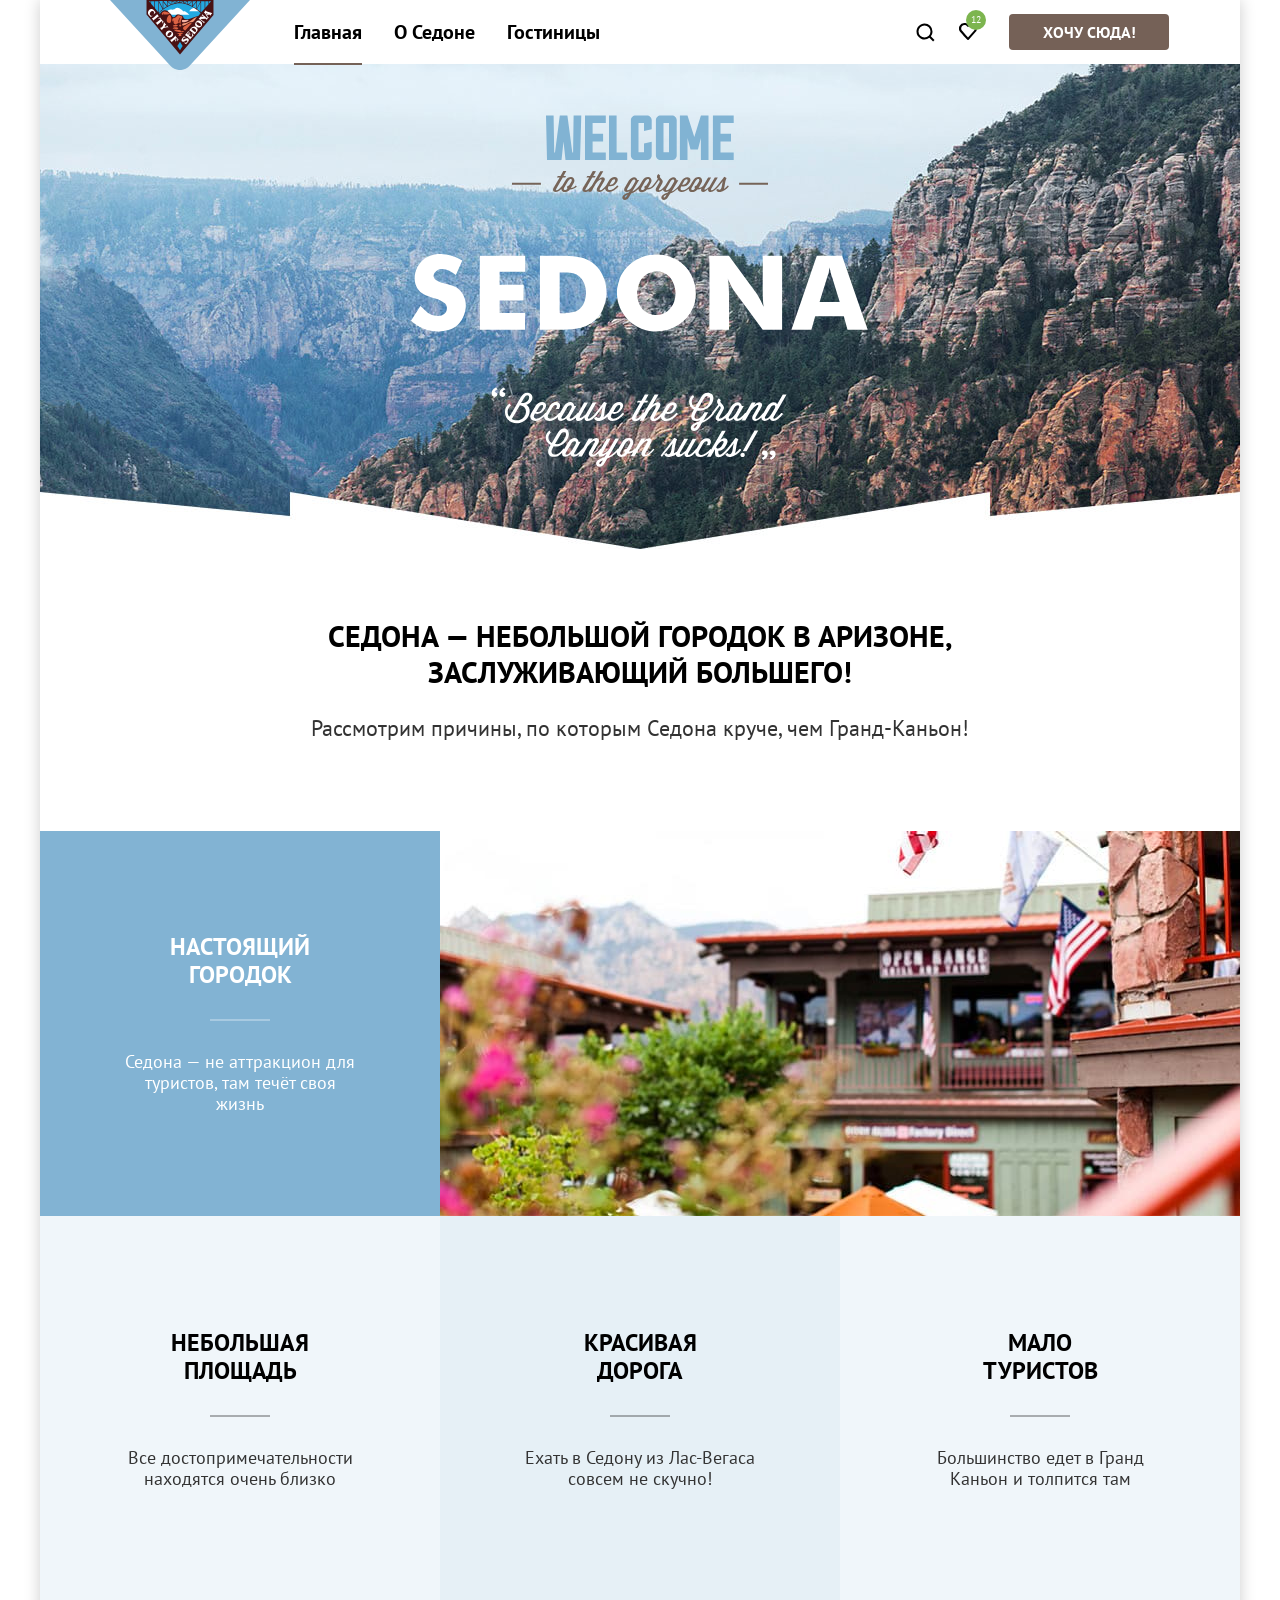
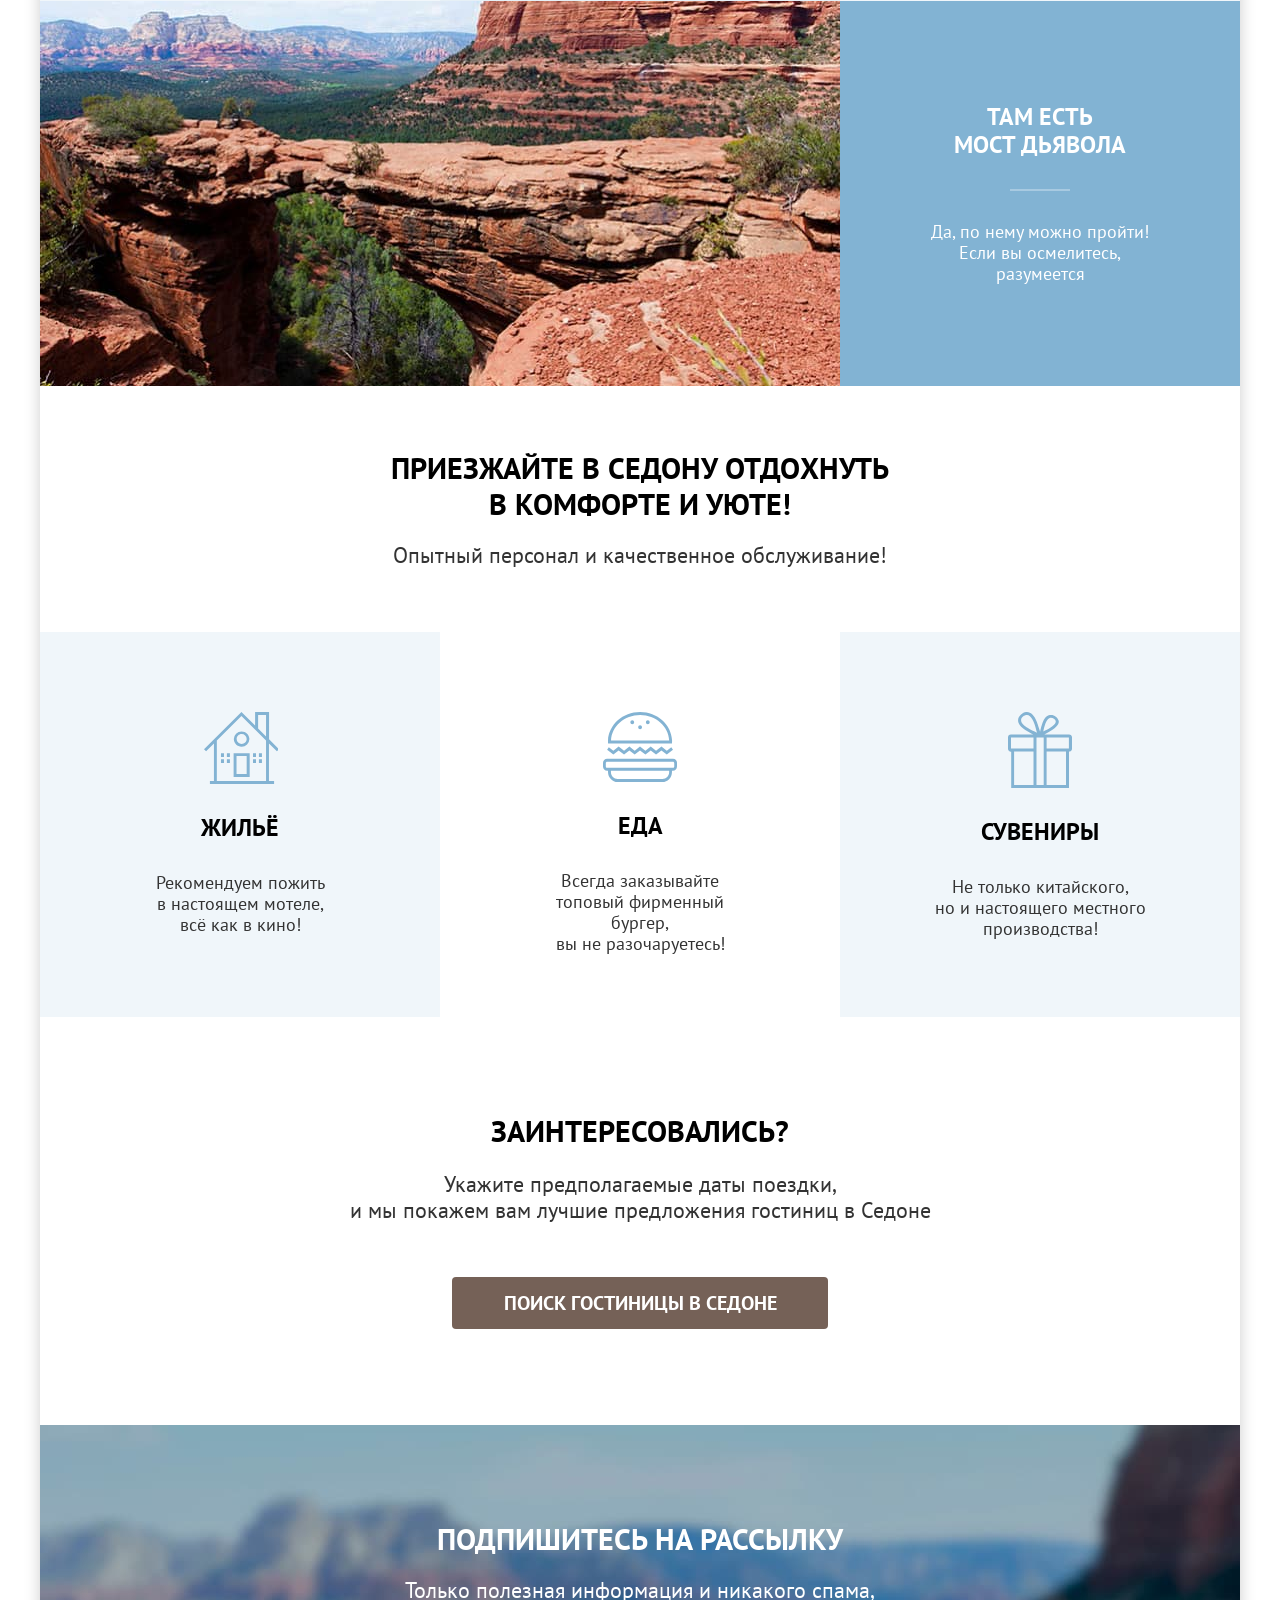
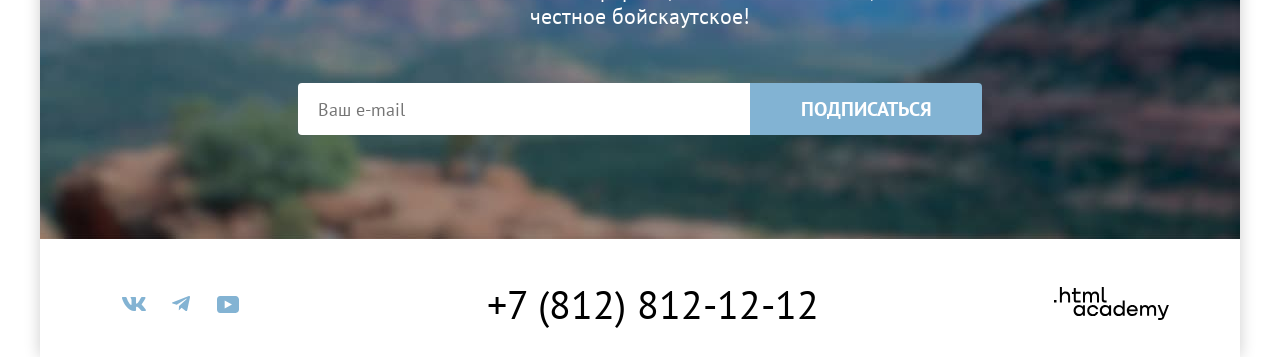
<file: index.html>
<!doctype html>
<html lang="ru">
  <head>
    <meta charset="utf-8" />
    <title>Седона - туристический городок в Аризоне</title>
    <link rel="stylesheet" href="styles/styles.css" />
    <link rel="icon" href="favicon.ico" sizes="32x32" />
  </head>

  <body>
    <header class="page-header">
      <nav class="navigation">
        <a class="navigation-logo" href="index.html">
          <img
            src="images/logo-sedona.svg"
            width="140"
            height="70"
            alt="Логотип города Седона"
          />
        </a>
        <ul class="navigation-list">
          <li class="navigation-item">
            <a class="navigation-link navigation-link-current" href="index.html"
              >Главная</a
            >
          </li>
          <li class="navigation-item">
            <a class="navigation-link" href="about.html">О Седоне</a>
          </li>
          <li class="navigation-item">
            <a class="navigation-link" href="catalog.html">Гостиницы</a>
          </li>
        </ul>
        <ul class="navigation-user">
          <li class="navigation-item">
            <a class="navigation-link-user" href="search.html">
              <svg
                class="navigation-icon"
                fill="currentColor"
                focusable="false"
                aria-hidden="true"
                xmlns="http://www.w3.org/2000/svg"
                width="20"
                height="20"
                viewBox="0 0 20 20"
              >
                <path
                  fill="currentColor"
                  d="m19.5 18-3.7-3.67c1-1.3 1.7-2.98 1.7-4.87a8 8 0 0 0-8-7.96c-4.4 0-8 3.68-8 8.06a8 8 0 0 0 12.9 6.26l3.7 3.68zm-10-2.48a6 6 0 0 1-6-5.96 6 6 0 0 1 12 0 6 6 0 0 1-6 5.96"
                />
              </svg>
              <span class="visually-hidden"> Поиск </span>
            </a>
          </li>
          <li class="navigation-item">
            <a class="navigation-link-user" href="favorites.html">
              <svg
                class="navigation-icon"
                fill="currentColor"
                focusable="false"
                aria-hidden="true"
                xmlns="http://www.w3.org/2000/svg"
                width="18"
                height="17"
                viewBox="0 0 18 17"
              >
                <path
                  fill="currentColor"
                  d="M8.9 17a.9.9 0 0 1-.8-.4c-5.4-6.1-6.7-7.5-7-7.9A5.4 5.4 0 0 1 5.5 0C6.8 0 8 .5 9 1.3a5.46 5.46 0 0 1 9 4.1c0 1.3-.5 2.5-1.3 3.4l-7 7.9c-.2.2-.4.3-.8.3m-6-9.5c.3.4 3.5 4 6.1 6.9l6.2-7c.5-.5.7-1.2.7-2 0-1.8-1.5-3.3-3.3-3.3-1 0-2 .5-2.7 1.3-.3.3-.6.4-.9.4s-.6-.2-.8-.4c-.7-.8-1.7-1.3-2.7-1.3-1.8 0-3.3 1.5-3.3 3.3-.1.9.3 1.6.7 2.1q-.15 0 0 0"
                />
              </svg>
              <span class="visually-hidden"> Избранное </span>
              <span class="count-favorites">12</span>
            </a>
          </li>
          <li class="navigation-item">
            <button class="navigation-link-user button" type="button">
              Хочу сюда!
            </button>
          </li>
        </ul>
      </nav>
    </header>

    <main class="main-index main-container">
      <div class="page-container">
        <section class="hero">
          <h1 class="visually-hidden">Добро пожаловать в Седону</h1>
          <img
            class="welcome"
            src="images/welcome.svg"
            width="458"
            height="352"
            alt="Приветствие"
          />
        </section>

        <section class="advantages">
          <h2 class="advantages-title">
            Седона — небольшой городок в Аризоне, <br />
            заслуживающий большего!
          </h2>
          <p class="advantages-description">
            Рассмотрим причины, по которым Седона круче, чем Гранд-Каньон!
          </p>
          <ul class="advantages-list">
            <li class="advantages-item">
              <h3 class="advantages-item-title">Настоящий городок</h3>
              <div class="advantages-line"></div>
              <p class="advantages-item-description">
                Седона — не аттракцион для туристов, там течёт своя жизнь
              </p>
            </li>
            <li class="advantages-item advantages-item-photo">
              <img
                src="images/photo-1.jpg"
                width="800"
                height="385"
                alt="Вид на здания Седоны"
              />
            </li>
            <li class="advantages-item">
              <h3 class="advantages-item-title">Небольшая площадь</h3>
              <div class="advantages-line"></div>
              <p class="advantages-item-description">
                Все достопримечательности находятся очень близко
              </p>
            </li>
            <li class="advantages-item">
              <h3 class="advantages-item-title">
                Красивая<br>
                дорога
              </h3>
              <div class="advantages-line"></div>
              <p class="advantages-item-description">
                Ехать в Седону из Лас-Вегаса совсем не скучно!
              </p>
            </li>
            <li class="advantages-item">
              <h3 class="advantages-item-title">
                Мало<br>
                туристов
              </h3>
              <div class="advantages-line"></div>
              <p class="advantages-item-description">
                Большинство едет в Гранд Каньон и толпится там
              </p>
            </li>
            <li class="advantages-item advantages-item-photo">
              <img
                src="images/photo-2.jpg"
                width="800"
                height="385"
                alt="Вид на ландшафт Седоны"
              />
            </li>
            <li class="advantages-item">
              <h3 class="advantages-item-title">Там есть <br> мост дьявола</h3>
              <div class="advantages-line"></div>
              <p class="advantages-item-description">
                Да, по нему можно пройти! Если вы осмелитесь, разумеется
              </p>
            </li>
          </ul>
        </section>

        <section class="quality">
          <h2 class="quality-title">
            Приезжайте в Седону отдохнуть<br />
            в комфорте и уюте!
          </h2>
          <p class="quality-description">
            Опытный персонал и качественное обслуживание!
          </p>
          <ul class="quality-list">
            <li class="quality-item">
              <svg
                class="quality-icon"
                focusable="false"
                aria-hidden="true"
                xmlns="http://www.w3.org/2000/svg"
                width="75"
                height="72"
                fill="none"
                viewBox="0 0 75 72"
              >
                <path
                  fill="#83b3d3"
                  d="M30.62 65h16.06V41.2H30.62zm2.91-20.9h10.14v18H33.53z"
                />
                <path
                  fill="#83b3d3"
                  d="m73.9 39.3 2.1-2.1-9.94-9.9V0H52.1v13.6L38.45 0 1 37.2l2.1 2.1 7.84-7.8v37.6H6.92V72h64.16v-2.9h-5.12V31.5zM63.04 69.1h-49.2V28.5l24.6-24.4 24.6 24.4zm0-44.7-7.93-7.9V2.9h7.93z"
                />
                <path
                  fill="#83b3d3"
                  d="M30.82 27.1c0 4.3 3.51 7.7 7.73 7.7a7.8 7.8 0 0 0 7.83-7.7c0-4.3-3.51-7.7-7.83-7.7a7.7 7.7 0 0 0-7.73 7.7m7.83-5a5 5 0 0 1 5.02 4.9c0 2.7-2.2 4.9-5.02 4.9a5 5 0 0 1-5.02-4.9c0-2.7 2.2-4.9 5.02-4.9M20.98 41.2h-3.01v3.9h3.01zM26.9 41.2h-3v3.9h3zM20.98 47.2h-3.01v3.9h3.01zM26.9 47.2h-3v3.9h3zM53 41.2h-3v3.9h3zM58.93 41.2h-3.01v3.9h3.01zM53 47.2h-3v3.9h3zM58.93 47.2h-3.01v3.9h3.01z"
                />
              </svg>
              <h3 class="quality-item-title">Жильё</h3>
              <p class="quality-item-description">
                Рекомендуем пожить<br />
                в настоящем мотеле,<br />
                всё как в кино!
              </p>
            </li>
            <li class="quality-item">
              <svg
                class="quality-icon"
                focusable="false"
                aria-hidden="true"
                xmlns="http://www.w3.org/2000/svg"
                width="74"
                height="70"
                fill="none"
                viewBox="0 0 74 70"
              >
                <path
                  fill="#83b3d3"
                  d="M70.08 46.7H4.1C1.81 46.7 0 48.6 0 51v3.5c0 2.4 1.9 4.3 4.11 4.3h.9v1.1c0 5.5 4.31 10.1 9.63 10.1h44.7c5.32 0 9.63-4.5 9.63-10.1v-1.1h.9c2.31 0 4.12-1.9 4.12-4.3V51a4 4 0 0 0-3.91-4.3m-3.91 13.2c0 3.9-3.01 7-6.72 7H14.64c-3.71 0-6.72-3.2-6.72-7v-1.1h58.25zm5.1-5.4c0 .7-.6 1.3-1.2 1.3H4.02c-.7 0-1.2-.6-1.2-1.3V51c0-.7.6-1.3 1.2-1.3h65.97c.7 0 1.2.6 1.2 1.3.1 0 .1 3.5.1 3.5M15.64 38.4l5.41 4.1 5.32-4.1 5.3 4.1L37 38.4l5.42 4.1 5.31-4.1 5.31 4.1 5.42-4.1 5.31 4.1 6.22-4.7-1.7-2.5-4.52 3.4-5.31-4.1-5.42 4.1-5.31-4.1-5.31 4.1-5.42-4.1-5.31 4.1-5.31-4.1-5.32 4.1-5.41-4.1-5.31 4.1-4.52-3.4-1.7 2.5 6.22 4.7zM8.02 31.5h60.95c0-.6.1-1.2.1-1.9v-1.2C68.37 12.7 54.34 0 37.1 0 19.75 0 5.71 12.7 5.01 28.5v1.2c0 .6 0 1.2.1 1.8zM37.09 3c15.64 0 28.47 11.3 29.08 25.5H8.02C8.62 14.4 21.45 3 37.09 3"
                />
                <path
                  fill="#83b3d3"
                  d="M37.1 17.3c1.05 0 1.9-.9 1.9-2s-.85-2-1.9-2c-1.06 0-1.91.9-1.91 2s.85 2 1.9 2M29.27 12.2c1.06 0 1.9-.9 1.9-2s-.84-2-1.9-2c-1.05 0-1.9.9-1.9 2s.85 2 1.9 2M44.81 12.2c1.05 0 1.9-.9 1.9-2s-.85-2-1.9-2-1.9.9-1.9 2 .85 2 1.9 2"
                />
              </svg>
              <h3 class="quality-item-title">Еда</h3>
              <p class="quality-item-description">
                Всегда заказывайте<br />
                топовый фирменный бургер,<br />
                вы не разочаруетесь!
              </p>
            </li>
            <li class="quality-item">
              <svg
                class="quality-icon"
                focusable="false"
                aria-hidden="true"
                xmlns="http://www.w3.org/2000/svg"
                width="64"
                height="76"
                fill="none"
                viewBox="0 0 64 76"
              >
                <path
                  fill="#83b3d3"
                  d="M61.1 22.46H36.3c13.8-6.9 14.9-11.3 14.4-13.7-1.2-4.01-5.7-7.01-10-5.41-5.6 2.1-7.1 10.4-8.6 16.41-2-6.1-3.8-13.8-8.2-17.71-1.3-1.1-3.1-2.3-5.8-2-4 .4-9.8 5.4-7.5 11 2.3 5.4 9.7 8.81 14.6 11.51H2.9a2.9 2.9 0 0 0-2.9 2.9v11.31c0 1.6 1.3 2.9 2.9 2.9h.3V76H61V39.57h.1c1.6 0 2.9-1.3 2.9-2.9v-11.3c0-1.6-1.3-2.9-2.9-2.9M42.4 5.86c2.1-.3 5 1.3 5.3 3.2.4 2.8-3.4 5.3-5.1 6.4-2.5 1.7-4.9 2.6-7.3 4.1.9-3.7 2.5-13 7.1-13.7m-22.9 10c-2.2-1.5-6.5-4.4-6.4-7.8.1-3.61 5.7-6.61 8.8-3.91 3.9 3.4 5.7 11.1 7.1 16.61-3.2-1.5-6.3-2.8-9.5-4.9m6 57.14H6.1V39.57h19.4zm0-36.53H3v-11h22.5zm10.2 0V73h-7.2V25.57h7.2zM58 73H38.6V39.57H58zm2.9-36.53H38.6v-11h22.3z"
                />
              </svg>
              <h3 class="quality-item-title">Сувениры</h3>
              <p class="quality-item-description">
                Не только китайского,<br />
                но и настоящего местного<br />
                производства!
              </p>
            </li>
          </ul>
        </section>

        <section class="hotel-search">
          <h2 class="hotel-search-title">Заинтересовались?</h2>
          <p class="hotel-search-description">
            Укажите предполагаемые даты поездки,<br />
            и мы покажем вам лучшие предложения гостиниц в Седоне
          </p>
          <button class="button hotel-search-button" type="button">
            Поиск гостиницы в Седоне
          </button>
        </section>

        <section class="newsletter newsletter-index">
          <h2 class="newsletter-title">Подпишитесь на рассылку</h2>
          <p class="newsletter-description">
            Только полезная информация и никакого спама, честное бойскаутское!
          </p>
          <form
            class="newsletter-form"
            action="https://echo.htmlacademy.ru/"
            method="post"
          >
            <label for="newsletter-email">
              <span class="visually-hidden">Ваш email</span>
            </label>
            <input
              class="newsletter-email-input"
              type="email"
              id="newsletter-email"
              name="newsletter-email"
              placeholder="Ваш e-mail"
              autocomplete="email"
            />
            <button class="button submit-button" type="submit">
              Подписаться
            </button>
          </form>
        </section>
      </div>
    </main>

    <footer class="page-footer">
      <div class="page-footer-container">
        <section class="footer-contacts">
          <h2 class="visually-hidden">Контакты</h2>
          <ul class="footer-social-list">
            <li class="footer-social-item">
              <a class="footer-social-link" href="https://vk.com/htmlacademy">
                <svg
                  aria-hidden="true"
                  focusable="false"
                  xmlns="http://www.w3.org/2000/svg"
                  width="24"
                  height="14"
                  fill="none"
                  viewBox="0 0 24 14"
                >
                  <path
                    fill="#83b3d3"
                    fill-rule="evenodd"
                    d="M23.45.95c.17-.55 0-.95-.8-.95h-2.62c-.67 0-.98.35-1.14.73 0 0-1.34 3.2-3.23 5.27-.61.6-.89.8-1.22.8-.17 0-.42-.2-.42-.74V.95c0-.66-.18-.95-.74-.95H9.15c-.42 0-.67.3-.67.6 0 .61.95.76 1.05 2.5v3.8c0 .84-.16.99-.5.99-.88 0-3.05-3.21-4.33-6.89-.25-.71-.5-1-1.17-1H.9C.15 0 0 .35 0 .73c0 .68.89 4.07 4.14 8.55C6.32 12.34 9.38 14 12.16 14c1.67 0 1.88-.37 1.88-1v-2.32c0-.73.16-.88.69-.88.38 0 1.05.2 2.61 1.67C19.11 13.22 19.4 14 20.41 14h2.62c.75 0 1.13-.37.91-1.1-.24-.72-1.09-1.77-2.21-3.02-.62-.7-1.53-1.47-1.81-1.86-.4-.49-.28-.7 0-1.14 0 0 3.2-4.43 3.53-5.93"
                    clip-rule="evenodd"
                  />
                </svg>
                <span class="visually-hidden">ВК</span>
              </a>
            </li>
            <li class="footer-social-item">
              <a class="footer-social-link" href="https://t.me/htmlacademy">
                <svg
                  aria-hidden="true"
                  focusable="false"
                  xmlns="http://www.w3.org/2000/svg"
                  width="18"
                  height="16"
                  fill="none"
                  viewBox="0 0 18 16"
                >
                  <path
                    fill="#83b3d3"
                    d="M16.79.1.84 6.25c-1.09.43-1.08 1.04-.2 1.31l4.1 1.28 9.47-5.98c.44-.27.85-.12.52.18L7.05 9.96l-.28 4.22c.41 0 .6-.19.83-.41l1.99-1.93 4.13 3.05c.77.42 1.31.2 1.5-.7l2.72-12.8c.28-1.12-.43-1.62-1.16-1.3"
                  />
                </svg>
                <span class="visually-hidden">Телеграм</span>
              </a>
            </li>
            <li class="footer-social-item">
              <a
                class="footer-social-link"
                href="https://www.youtube.com/user/htmlacademyru"
              >
                <svg
                  aria-hidden="true"
                  focusable="false"
                  xmlns="http://www.w3.org/2000/svg"
                  width="22"
                  height="17"
                  fill="none"
                  viewBox="0 0 22 17"
                >
                  <path
                    fill="#83b3d3"
                    d="M18.6 0H3.18C1.31 0 0 1.6 0 3.4v10.1C0 15.4 1.31 17 3.17 17h15.66c1.64 0 3.17-1.6 3.17-3.4V3.4C21.78 1.6 20.47 0 18.6 0M7.67 12.54V4.46L15 8.5z"
                  />
                </svg>
                <span class="visually-hidden">Youtube</span>
              </a>
            </li>
          </ul>
        </section>

        <address class="footer-contacts-address">
          <a class="footer-contacts-address-phone" href="tel:+78128121212"
            >+7 (812) 812-12-12</a
          >
        </address>

        <section class="footer-about">
          <p class="about-text">
            <a
              class="about-link"
              href="https://htmlacademy.ru/intensive/htmlcss"
            >
              <span class="visually-hidden"
                >Переход на страницу HTML Academy</span
              >
              <img
                src="images/logo-html-academy.svg"
                width="115"
                height="33"
                alt="Логотип HTML Academy"
              />
            </a>
          </p>
        </section>
      </div>
    </footer>

    <div class="modal-container modal-container-close">
      <div class="modal modal-search">
        <button class="modal-close-button">
          <span class="visually-hidden">Закрыть</span>
        </button>
        <section class="modal-content">
          <h2 class="modal-title">Поиск гостиницы в Седоне</h2>
          <form
            class="form-search"
            action="https://echo.htmlacademy.ru/"
            method="post"
          >
            <div class="field-group">
              <label class="field-name" for="check-in">Дата Заезда:</label>
              <input
                class="field date-field"
                id="check-in"
                type="date"
                name="check-in"
                value="2020-04-27"
              />
              <p class="invalid-message">
                Мы не можем отправить вас в прошлое.
              </p>
            </div>

            <div class="field-group">
              <label class="field-name" for="check-out">Дата Выезда:</label>
              <input
                class="field date-field"
                id="check-out"
                type="date"
                name="check-out"
                value="2023-09-01"
              />
              <p class="valid-message">
                На эти даты есть свободные номера. Пока есть.
              </p>
            </div>
            <div class="field-group">
              <div class="wrapper-field-peoples">
                <label class="field-name" for="adults">Взрослые:</label>
                <div class="quantity-controls">
                  <button
                    class="quantity-btn btn-minus"
                    type="button"
                    data-target="adults"
                  >
                    <span class="visually-hidden">-</span>
                  </button>
                  <input
                    class="field num-field"
                    id="adults"
                    type="number"
                    name="adults"
                    value="2"
                    min="1"
                  />
                  <button
                    class="quantity-btn btn-plus"
                    type="button"
                    data-target="adults"
                  >
                    <span class="visually-hidden">+</span>
                  </button>
                </div>
              </div>
              <div class="wrapper-field-peoples">
                <span class="field-name">
                  <label class="field-name" for="children">Дети:
                  </label>
                  <span class="tooltip">
                    <button class="tooltip-toggle" type="button">
                      <svg class="tooltip-icon" xmlns="http://www.w3.org/2000/svg" width="26" height="26" viewBox="0 0 26 26" fill="#83b3d3"><circle cx="13" cy="13" r="13"/><path fill="#fff" fill-rule="evenodd" d="M12 7h2v2h-2zm2 12h-2v-9h2z" clip-rule="evenodd"/></svg>
                    </button>
                    <span class="tooltip-text">Укажите количество детей, которые будут с вами, возраст которых от 6 до 18 лет. Дети <br>до 6 лет размещаются бесплатно.</span>
                  </span>
                </span>
                <div class="quantity-controls">
                  <button
                    class="quantity-btn btn-minus"
                    type="button"
                    data-target="children"
                  >
                    <span class="visually-hidden">-</span>
                  </button>
                  <input
                    class="field num-field"
                    id="children"
                    type="number"
                    name="children"
                    value="2"
                    min="0"
                  />
                  <button
                    class="quantity-btn btn-plus"
                    type="button"
                    data-target="children"
                  >
                    <span class="visually-hidden">+</span>
                  </button>
                </div>
              </div>
            </div>
            <button class="button modal-submit-button" type="submit">
              найти
            </button>
          </form>
        </section>
      </div>
    </div>
  </body>
</html>
</file>
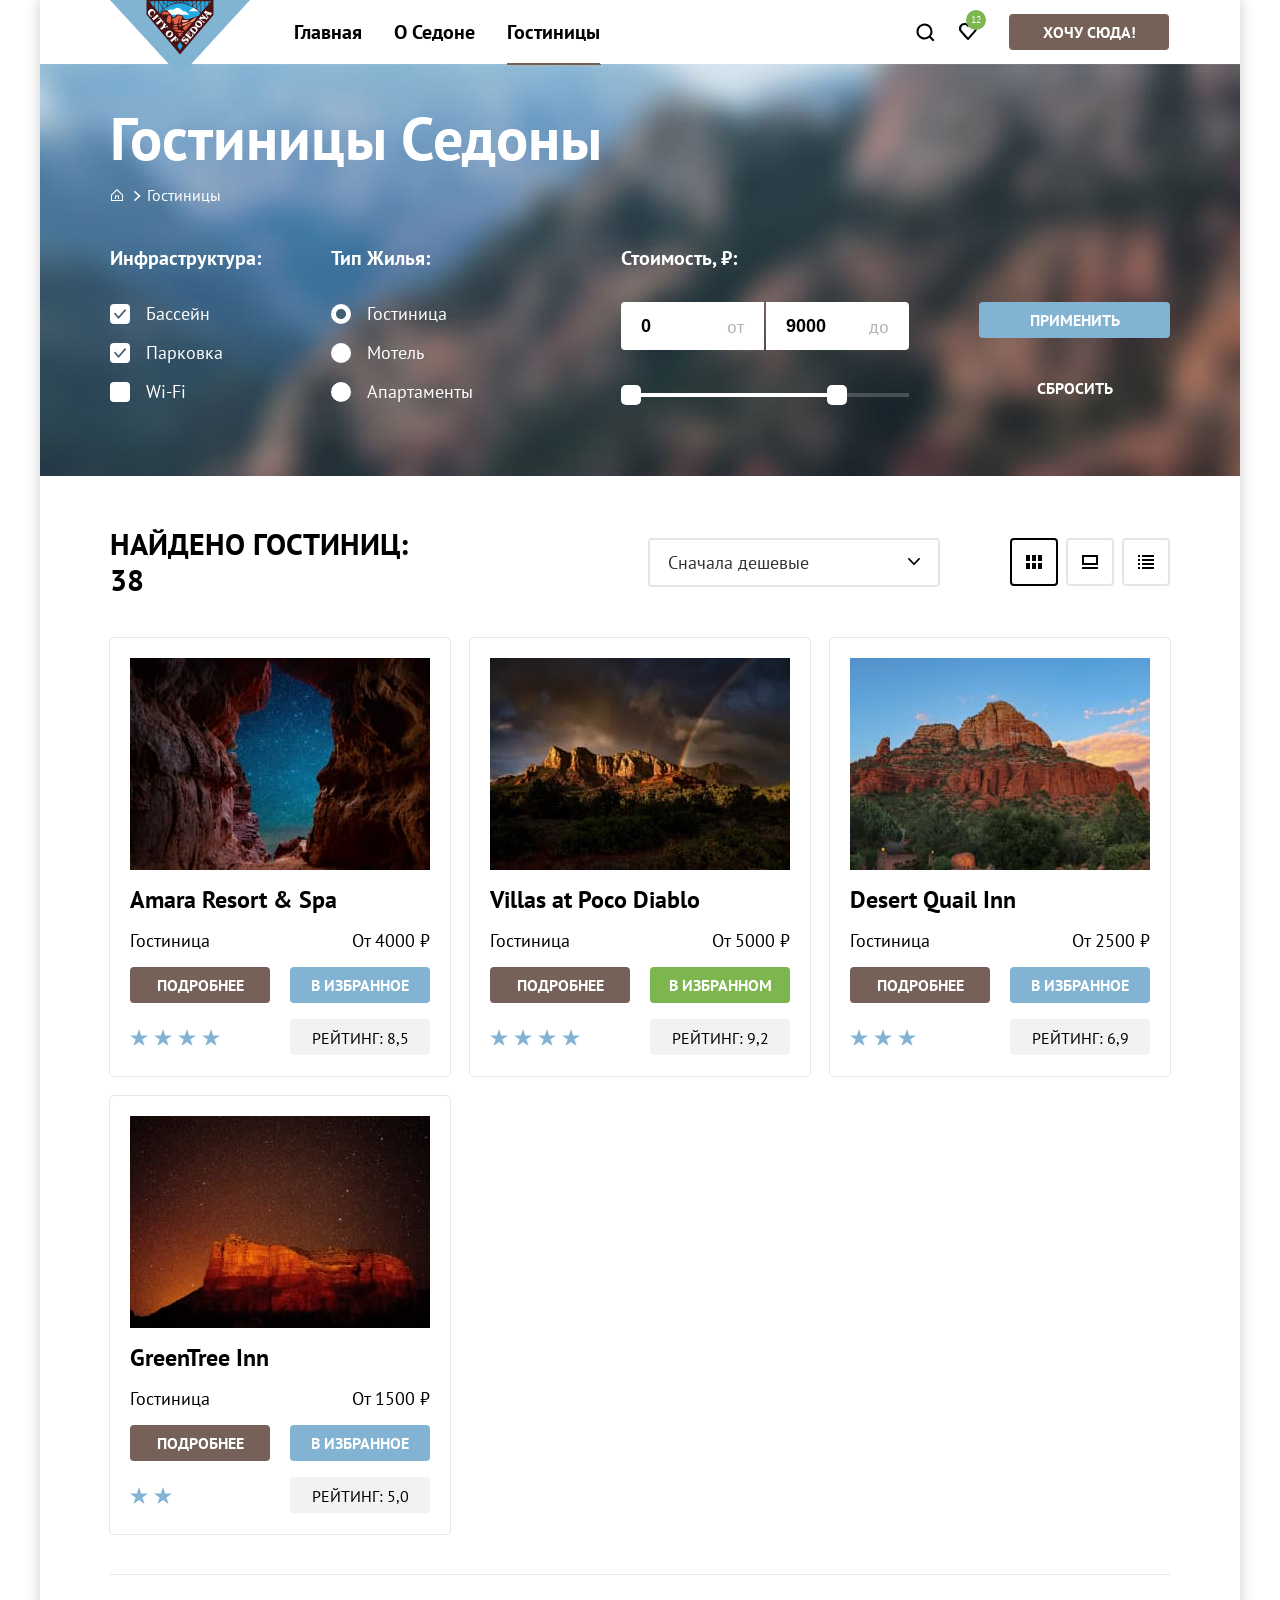
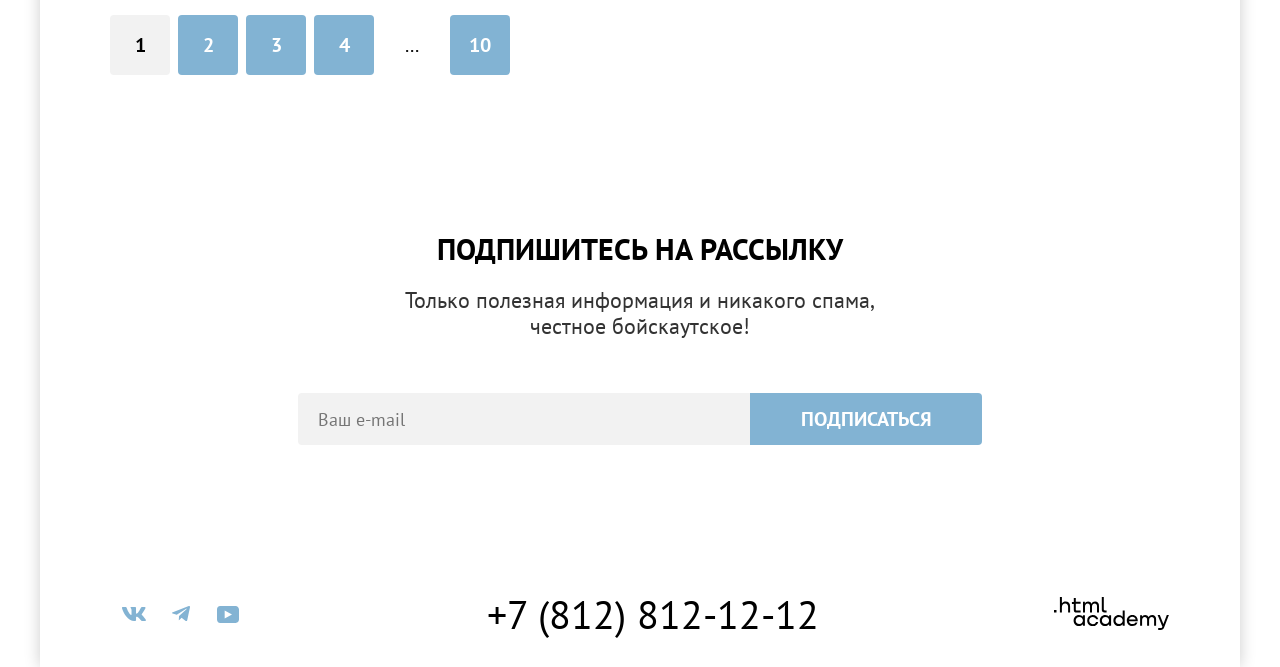
<file: catalog.html>
<!doctype html>
<html lang="ru">

  <head>
    <meta charset="utf-8" />
    <title>Каталог</title>
    <link rel="stylesheet" href="styles/styles.css" />
    <link rel="icon" href="favicon.ico" sizes="32x32" />
  </head>

  <body>
    <header class="page-header">
      <nav class="navigation">
        <a class="navigation-logo" href="index.html">
          <img src="images/logo-sedona.svg" width="140" height="70" alt="Логотип города Седона" />
        </a>
        <ul class="navigation-list">
          <li class="navigation-item">
            <a class="navigation-link" href="index.html">Главная</a>
          </li>
          <li class="navigation-item">
            <a class="navigation-link" href="about.html">О Седоне</a>
          </li>
          <li class="navigation-item">
            <a class="navigation-link navigation-link-current" href="catalog.html">Гостиницы</a>
          </li>
        </ul>
        <ul class="navigation-user">
          <li class="navigation-item">
            <a class="navigation-link-user" href="search.html">
              <svg class="navigation-icon" fill="currentColor" focusable="false" aria-hidden="true"
                xmlns="http://www.w3.org/2000/svg" width="20" height="20" viewBox="0 0 20 20">
                <path fill="#000"
                  d="m19.5 18-3.7-3.67c1-1.3 1.7-2.98 1.7-4.87a8 8 0 0 0-8-7.96c-4.4 0-8 3.68-8 8.06a8 8 0 0 0 12.9 6.26l3.7 3.68zm-10-2.48a6 6 0 0 1-6-5.96 6 6 0 0 1 12 0 6 6 0 0 1-6 5.96" />
              </svg>
              <span class="visually-hidden">
                Поиск
              </span>
            </a>
          </li>
          <li class="navigation-item">
            <a class="navigation-link-user" href="favorites.html">
              <svg class="navigation-icon" fill="currentColor" focusable="false" aria-hidden="true"
                xmlns="http://www.w3.org/2000/svg" width="18" height="17" viewBox="0 0 18 17">
                <path fill="#000"
                  d="M8.9 17a.9.9 0 0 1-.8-.4c-5.4-6.1-6.7-7.5-7-7.9A5.4 5.4 0 0 1 5.5 0C6.8 0 8 .5 9 1.3a5.46 5.46 0 0 1 9 4.1c0 1.3-.5 2.5-1.3 3.4l-7 7.9c-.2.2-.4.3-.8.3m-6-9.5c.3.4 3.5 4 6.1 6.9l6.2-7c.5-.5.7-1.2.7-2 0-1.8-1.5-3.3-3.3-3.3-1 0-2 .5-2.7 1.3-.3.3-.6.4-.9.4s-.6-.2-.8-.4c-.7-.8-1.7-1.3-2.7-1.3-1.8 0-3.3 1.5-3.3 3.3-.1.9.3 1.6.7 2.1q-.15 0 0 0" />
              </svg>
              <span class="visually-hidden">
                Избранное
              </span>
              <span class="count-favorites">12</span>
            </a>
          </li>
          <li class="navigation-item">
            <button class="navigation-link-user button" type="button">Хочу сюда!</button>
          </li>
        </ul>
      </nav>
    </header>

    <main class="main-inner main-container">
      <div class="page-container">
        <div class="inner-filter">
          <header class="inner-header">
            <h1 class="inner-header-title">Гостиницы Седоны</h1>
            <ul class="breadcrumbs">
              <li class="breadcrumbs-item">
                <a class="breadcrumbs-link" href="index.html">
                  <span class="visually-hidden">Главная</span>
                  <svg class="breadcrumbs-icon" aria-hidden="true" focusable="false" xmlns="http://www.w3.org/2000/svg"
                    width="21" height="20" fill="none" viewBox="0 0 21 20">
                    <path fill="#fff" d="M10 3 4 8.8V15h12V8.8zm5 11H5V9.2l5-4.8 5 4.8z" />
                    <path fill="#fff" d="M8 13h1v-2.5h2V13h1V9.5H8z" />
                  </svg>
                </a>
              </li>
              <li class="breadcrumbs-item">
                <svg class="breadcrumbs-icon breadcrumbs-icon-arrow" aria-hidden="true" focusable="false"
                  xmlns="http://www.w3.org/2000/svg" width="20" height="20" fill="none" viewBox="0 0 20 20">
                  <path fill="#fff"
                    d="M13.11 9.44 8.36 5.19c-.25-.25-.75-.25-1.12 0s-.25.75 0 1l4.12 3.75-4 3.75a.76.76 0 0 0 0 1c0 .12.38.25.5.25.13 0 .38-.13.5-.25l4.75-4.25a.6.6 0 0 0 0-1" />
                </svg>
              </li>
              <li class="breadcrumbs-item">
                <a class="breadcrumbs-link">Гостиницы</a>
              </li>
            </ul>
          </header>

          <section class="catalog-hotels">
            <h2 class="visually-hidden">Список гостиниц с фильтрами</h2>
              <form class="catalog-filter" action="https://echo.htmlacademy.ru/" method="get">
                <div class="left-filter">
                  <fieldset class="catalog-filter-group">
                    <legend class="catalog-filter-title">Инфраструктура:</legend>
                    <ul class="catalog-filter-list">
                      <li class="catalog-filter-item">
                        <label class="control">
                          <input class="control-input" type="checkbox" name="swimming-pool" checked />
                          <span class="control-label">Бассейн</span>
                        </label>
                      </li>
                      <li class="catalog-filter-item">
                        <label class="control">
                          <input class="control-input" type="checkbox" name="parking" checked />
                          <span class="control-label">Парковка</span>
                        </label>
                      </li>
                      <li class="catalog-filter-item">
                        <label class="control">
                          <input class="control-input" type="checkbox" name="wi-fi" />
                          <span class="control-label">Wi-Fi</span>
                        </label>
                      </li>
                    </ul>
                  </fieldset>

                  <fieldset class="catalog-filter-group">
                    <legend class="catalog-filter-title">Тип Жилья:</legend>
                    <ul class="catalog-filter-list">
                      <li class="catalog-filter-item">
                        <label class="control">
                          <input class="control-input" type="radio" name="housing-type" value="hotel" checked />
                          <span class="control-label control-radio">Гостиница</span>
                        </label>
                      </li>
                      <li class="catalog-filter-item">
                        <label class="control">
                          <input class="control-input" type="radio" name="housing-type" value="motel" />
                          <span class="control-label control-radio">Мотель</span>
                        </label>
                      </li>
                      <li class="catalog-filter-item">
                        <label class="control">
                          <input class="control-input" type="radio" name="housing-type" value="apartment" />
                          <span class="control-label control-radio">Апартаменты</span>
                        </label>
                      </li>
                    </ul>
                  </fieldset>
                </div>

                <div class="right-filter">
                  <fieldset class="catalog-filter-group">
                    <legend class="catalog-filter-title">Стоимость, ₽:</legend>
                    <ul class="catalog-filter-list">
                      <li class="catalog-filter-item">
                        <label class="control low">
                          <input class="control-input" type="number" name="price-low" value="0" />
                        </label>
                      </li>
                      <li class="catalog-filter-item">
                        <label class="control high">
                          <input class="control-input" type="number" name="price-high" value="9000" />
                        </label>
                      </li>
                      <li class="catalog-filter-item">
                        <div class="control">
                          <div class="control-range">
                            <div class="range-bar" style="left: 0; width: 226px;">
                              <button class="range-toggle toggle-min" type="button">
                                <span class="visually-hidden">Изменить минимальную цену</span>
                              </button>
                              <button class="range-toggle toggle-max" type="button">
                                <span class="visually-hidden">Изменить максимальную цену</span>
                              </button>
                            </div>
                          </div>
                        </div>
                      </li>
                    </ul>
                  </fieldset>

                  <div class="filter-buttons">
                    <button class="button apply-filter-button" type="submit">Применить</button>
                    <button class="button reset-filter-button" type="reset">Сбросить</button>
                  </div>
                </div>
              </form>
        </div>
        <div class="sorting">
          <p class="filter-result">Найдено гостиниц: <span class="filter-result-count">38</span></p>
          <select class="select-control" aria-label="Сортировка">
            <option value="cheap">Сначала дешевые</option>
            <option value="expensive">Сначала дорогие</option>
          </select>
          <a href="#" class="button button-view button-view-current">
            <svg class="view-icon" aria-hidden="true" focusable="false" xmlns="http://www.w3.org/2000/svg" width="16"
              height="14" fill="none" viewBox="0 0 16 14">
              <path fill="#000" d="M4 0H0v6h4zM16 0h-4v6h4zM10 0H6v6h4zM4 8H0v6h4zM16 8h-4v6h4zM10 8H6v6h4z" />
            </svg>
            <span class="visually-hidden">Показать таблицу</span>
          </a>
          <a class="button button-view" href="#">
            <svg class="view-icon" aria-hidden="true" focusable="false" xmlns="http://www.w3.org/2000/svg" width="16"
              height="14" fill="none" viewBox="0 0 16 14">
              <g fill="#000" clip-path="url(#slide)">
                <path d="M16 12H0v2h16zM14 2v6H2V2zm2-2H0v10h16z" />
              </g>
              <defs>
                <clipPath id="slide">
                  <path fill="#fff" d="M0 0h16v14H0z" />
                </clipPath>
              </defs>
            </svg>
            <span class="visually-hidden">Показать слайдшоу</span>
          </a>
          <a class="button button-view" href="#">
            <svg class="view-icon" aria-hidden="true" focusable="false" xmlns="http://www.w3.org/2000/svg" width="16"
              height="14" fill="none" viewBox="0 0 16 14">
              <g fill="#000" clip-path="url(#list)">
                <path
                  d="M2 0H0v2h2zM16 0H4v2h12zM2 4H0v2h2zM16 4H4v2h12zM2 8H0v2h2zM16 8H4v2h12zM2 12H0v2h2zM16 12H4v2h12z" />
              </g>
              <defs>
                <clipPath id="list">
                  <path fill="#fff" d="M0 0h16v14H0z" />
                </clipPath>
              </defs>
            </svg>
            <span class="visually-hidden">Показать список</span>
          </a>
        </div>
        <ul class="hotel-list">
          <li class="hotel-card">
            <a class="hotel-card-link" href="hotel.html">
              <img class="hotel-card-image" src="images/catalog/hotel-1.jpg" width="300" height="212"
                alt="Гостиница Amara Resort & Spa" />

            </a>
            <a class="hotel-card-link" href="#">
              <h3 class="hotel-card-title">Amara Resort & Spa</h3>
            </a>
            <span class="hotel-card-type">Гостиница</span>
            <span class="hotel-card-price">От 4000 ₽</span>
            <button class="button button-show-more" type="button">
              Подробнее
            </button>
            <button class="button button-favorite" type="button">
              В избранное
            </button>
            <span class="rating-star">
              <svg xmlns="http://www.w3.org/2000/svg" width="140" height="37" fill="none" viewBox="0 0 140 37">
                <defs>
                  <path id="star" d="m9 0 2.1 6.5H18l-5.6 4 2.2 6.5L9 13l-5.6 4 2.2-6.5-5.6-4h6.9z" />
                </defs>
                <use href="#star" x="0" y="10" class="active" />
                <use href="#star" x="24" y="10" class="active" />
                <use href="#star" x="48" y="10" class="active" />
                <use href="#star" x="72" y="10" class="active" />
                <use href="#star" x="96" y="10" class="disabled" />
              </svg>
            </span>
            <p class="button button-rating">Рейтинг: 8,5</p>
          </li>
          <li class="hotel-card">
            <a class="hotel-card-link" href="hotel.html">
              <img class="hotel-card-image" src="images/catalog/hotel-2.jpg" width="300" height="212"
                alt="Гостиница Villas at Poco Diablo" />
            </a>
            <a class="hotel-card-link" href="#">
              <h3 class="hotel-card-title">Villas at Poco Diablo</h3>
            </a>
            <span class="hotel-card-type">Гостиница</span>
            <span class="hotel-card-price">От 5000 ₽</span>
            <button class="button button-show-more" type="button">
              Подробнее
            </button>
            <button class="button button-favorite-active" type="button">
              В избранном
            </button>
            <span class="rating-star">
              <svg xmlns="http://www.w3.org/2000/svg" width="140" height="37" fill="none" viewBox="0 0 140 37">
                <use href="#star" x="0" y="10" class="active" />
                <use href="#star" x="24" y="10" class="active" />
                <use href="#star" x="48" y="10" class="active" />
                <use href="#star" x="72" y="10" class="active" />
                <use href="#star" x="96" y="10" class="disabled" />
              </svg>
            </span>
            <p class="button button-rating">Рейтинг: 9,2</p>
          </li>
          <li class="hotel-card">
            <a class="hotel-card-link" href="hotel.html">
              <img class="hotel-card-image" src="images/catalog/hotel-3.jpg" width="300" height="212"
                alt="Гостиница Desert Quail Inn" />
            </a>
            <a class="hotel-card-link" href="#">
              <h3 class="hotel-card-title">Desert Quail Inn</h3>
            </a>
            <span class="hotel-card-type">Гостиница</span>
            <span class="hotel-card-price">От 2500 ₽</span>
            <button class="button button-show-more" type="button">
              Подробнее
            </button>
            <button class="button button-favorite" type="button">
              В избранное
            </button>
            <span class="rating-star">
              <svg xmlns="http://www.w3.org/2000/svg" width="140" height="37" fill="none" viewBox="0 0 140 37">
                <use href="#star" x="0" y="10" class="active" />
                <use href="#star" x="24" y="10" class="active" />
                <use href="#star" x="48" y="10" class="active" />
                <use href="#star" x="72" y="10" class="disabled" />
                <use href="#star" x="96" y="10" class="disabled" />
              </svg>
            </span>
            <p class="button button-rating">Рейтинг: 6,9</p>
          </li>
          <li class="hotel-card">
            <a class="hotel-card-link" href="hotel.html">
              <img class="hotel-card-image" src="images/catalog/hotel-4.jpg" width="300" height="212"
                alt="Гостиница GreenTree Inn" />
            </a>
            <a class="hotel-card-link" href="#">
              <h3 class="hotel-card-title">GreenTree Inn</h3>
            </a>
            <span class="hotel-card-type">Гостиница</span>
            <span class="hotel-card-price">От 1500 ₽</span>
            <button class="button button-show-more" type="button">
              Подробнее
            </button>
            <button class="button button-favorite" type="button">
              В избранное
            </button>
            <span class="rating-star">
              <svg xmlns="http://www.w3.org/2000/svg" width="140" height="37" fill="none">
                <use href="#star" x="0" y="10" class="active" />
                <use href="#star" x="24" y="10" class="active" />
                <use href="#star" x="48" y="10" class="disabled" />
                <use href="#star" x="72" y="10" class="disabled" />
                <use href="#star" x="96" y="10" class="disabled" />
              </svg>
            </span>
            <p class="button button-rating">Рейтинг: 5,0</p>
          </li>
        </ul>
        <hr class="inner-line" />
        <ul class="pagination">
          <li class="pagination-item">
            <a class="pagination-link pagination-current button">1</a>
          </li>
          <li class="pagination-item">
            <a class="pagination-link button" href="#">2</a>
          </li>
          <li class="pagination-item">
            <a class="pagination-link button" href="#">3</a>
          </li>
          <li class="pagination-item">
            <a class="pagination-link button" href="#">4</a>
          </li>
          <li class="pagination-link pagination-gap">...</li>
          <li class="pagination-item">
            <a class="pagination-link pagination-next button" href="#">10</a>
          </li>
        </ul>
        </section>

        <section class="newsletter newsletter-inner">
          <h2 class="newsletter-title">Подпишитесь на рассылку</h2>
          <p class="newsletter-description">Только полезная информация и никакого спама, честное бойскаутское!</p>
          <form class="newsletter-form" action="https://echo.htmlacademy.ru/" method="post">
            <label for="newsletter-email">
              <span class="visually-hidden">Ваш email</span>
            </label>
            <input class="newsletter-email-input" type="email" id="newsletter-email" name="newsletter-email"
              placeholder="Ваш e-mail">
            <button class="button submit-button" type="submit">Подписаться</button>
          </form>
        </section>
      </div>
    </main>

    <footer class="page-footer">
      <div class="page-footer-container">
        <section class="footer-contacts">
          <h2 class="visually-hidden">Контакты</h2>
          <ul class="footer-social-list">
            <li class="footer-social-item">
              <a class="footer-social-link" href="https://vk.com/htmlacademy">
                <svg class="footer-social-icon" aria-hidden="true" focusable="false" xmlns="http://www.w3.org/2000/svg"
                  width="24" height="14" fill="none" viewBox="0 0 24 14">
                  <path fill-rule="evenodd"
                    d="M23.45.95c.17-.55 0-.95-.8-.95h-2.62c-.67 0-.98.35-1.14.73 0 0-1.34 3.2-3.23 5.27-.61.6-.89.8-1.22.8-.17 0-.42-.2-.42-.74V.95c0-.66-.18-.95-.74-.95H9.15c-.42 0-.67.3-.67.6 0 .61.95.76 1.05 2.5v3.8c0 .84-.16.99-.5.99-.88 0-3.05-3.21-4.33-6.89-.25-.71-.5-1-1.17-1H.9C.15 0 0 .35 0 .73c0 .68.89 4.07 4.14 8.55C6.32 12.34 9.38 14 12.16 14c1.67 0 1.88-.37 1.88-1v-2.32c0-.73.16-.88.69-.88.38 0 1.05.2 2.61 1.67C19.11 13.22 19.4 14 20.41 14h2.62c.75 0 1.13-.37.91-1.1-.24-.72-1.09-1.77-2.21-3.02-.62-.7-1.53-1.47-1.81-1.86-.4-.49-.28-.7 0-1.14 0 0 3.2-4.43 3.53-5.93"
                    clip-rule="evenodd" />
                </svg>
                <span class="visually-hidden">ВК</span>
              </a>
            </li>
            <li class="footer-social-item">
              <a class="footer-social-link" href="https://t.me/htmlacademy">
                <svg class="footer-social-icon" aria-hidden="true" focusable="false" xmlns="http://www.w3.org/2000/svg"
                  width="18" height="16" fill="none" viewBox="0 0 18 16">
                  <path
                    d="M16.79.1.84 6.25c-1.09.43-1.08 1.04-.2 1.31l4.1 1.28 9.47-5.98c.44-.27.85-.12.52.18L7.05 9.96l-.28 4.22c.41 0 .6-.19.83-.41l1.99-1.93 4.13 3.05c.77.42 1.31.2 1.5-.7l2.72-12.8c.28-1.12-.43-1.62-1.16-1.3" />
                </svg>
                <span class="visually-hidden">Телеграм</span>
              </a>
            </li>
            <li class="footer-social-item">
              <a class="footer-social-link" href="https://www.youtube.com/user/htmlacademyru">
                <svg class="footer-social-icon" aria-hidden="true" focusable="false" xmlns="http://www.w3.org/2000/svg"
                  width="22" height="17" fill="none" viewBox="0 0 22 17">
                  <path
                    d="M18.6 0H3.18C1.31 0 0 1.6 0 3.4v10.1C0 15.4 1.31 17 3.17 17h15.66c1.64 0 3.17-1.6 3.17-3.4V3.4C21.78 1.6 20.47 0 18.6 0M7.67 12.54V4.46L15 8.5z" />
                </svg>
                <span class="visually-hidden">Youtube</span>
              </a>
            </li>
          </ul>
        </section>

        <address class="footer-contacts-address">
          <a class="footer-contacts-address-phone" href="tel:+78128121212">+7 (812) 812-12-12</a>
        </address>

        <section class="footer-about">
          <p class="about-text">
            <a class="about-link" href="https://htmlacademy.ru/intensive/htmlcss">
              <span class="visually-hidden">Переход на страницу HTML Academy</span>
              <svg xmlns="http://www.w3.org/2000/svg" width="115" height="33" fill="none" viewBox="0 0 115 33">
                <path
                  d="M0 12.9v2.6h2.5v-2.6zM11.6 4.5c-1.6 0-2.8.7-3.6 1.7h-.1V0h-2v15.5h2v-5.3c0-2.1 1.3-3.6 3.3-3.6 1.8 0 2.9 1.4 2.9 3.2v5.7h2V9.4c.1-3-1.8-4.9-4.5-4.9M26.6 4.8h-4.8V1.1h-2v3.8h-1.9v2h1.9v6c0 1.7 1 2.7 2.7 2.7h4.1v-2h-3.7c-.7 0-1.1-.4-1.1-1.1V6.8h4.8zM41.1 4.6c-1.6 0-2.9.8-3.5 2.1h-.1c-.6-1.2-1.8-2.1-3.4-2.1-1.4 0-2.5.8-3.1 1.8h-.1V4.8H29v10.6h2V10c0-2 1-3.5 2.6-3.5 1.5 0 2.4 1 2.4 2.6v6.3h2V9.8c0-2.4 1.4-3.3 2.6-3.3 1.5 0 2.4 1 2.4 2.6v6.3h2V8.9c.1-2.5-1.4-4.3-3.9-4.3M47.8 12.7c0 1.7 1 2.7 2.8 2.7h2v-2h-1.7c-.7 0-1.1-.4-1.1-1.1V0h-2zM28.9 19.7c-.9-1.1-2.2-1.8-3.9-1.8-3.1 0-5.4 2.3-5.4 5.6s2.3 5.6 5.4 5.6c1.8 0 3-.8 3.8-1.9h.1v1.6h2V18.2h-2zm-3.6 7.4c-2.2 0-3.6-1.6-3.6-3.6s1.4-3.6 3.6-3.6 3.6 1.6 3.6 3.6c0 1.9-1.4 3.6-3.6 3.6M44.2 22c-.5-2.4-2.6-4.1-5.4-4.1a5.4 5.4 0 0 0-5.6 5.6c0 3.1 2.2 5.6 5.6 5.6 2.8 0 4.9-1.8 5.4-4.2h-2.1a3.4 3.4 0 0 1-3.3 2.3c-2.2 0-3.6-1.6-3.6-3.6s1.4-3.6 3.6-3.6c1.6 0 2.8 1 3.3 2.2h2.1zM55.1 19.7c-.9-1.1-2.2-1.8-3.9-1.8-3.1 0-5.4 2.3-5.4 5.6s2.3 5.6 5.4 5.6c1.8 0 3-.8 3.8-1.9h.1v1.6h2V18.2h-2zm-3.6 7.4c-2.2 0-3.6-1.6-3.6-3.6s1.4-3.6 3.6-3.6 3.6 1.6 3.6 3.6c0 1.9-1.5 3.6-3.6 3.6M68.7 19.8c-.9-1.1-2.2-1.9-3.9-1.9-3.1 0-5.4 2.3-5.4 5.6s2.2 5.6 5.4 5.6c1.7 0 3-.8 3.8-1.8h.1v1.5h2V13.4h-2zm-3.6 7.3c-2.2 0-3.6-1.6-3.6-3.6s1.4-3.6 3.6-3.6 3.6 1.6 3.6 3.6c-.1 2-1.5 3.6-3.6 3.6M78.3 17.9c-3.3 0-5.5 2.5-5.5 5.6 0 3 2.1 5.6 5.5 5.6 2.5 0 4.5-1.3 5.2-3.6h-2.1c-.5 1-1.6 1.6-3 1.6-1.9 0-3.3-1.3-3.4-2.9h8.8c.2-3.6-2-6.3-5.5-6.3m0 1.9c1.7 0 3 1 3.3 2.6h-6.5c.3-1.5 1.5-2.6 3.2-2.6M98.2 17.9c-1.6 0-2.9.8-3.6 2h-.1c-.6-1.2-1.8-2-3.4-2-1.4 0-2.5.7-3.1 1.8v-1.5h-1.9v10.6h2v-5.4c0-2 1-3.4 2.6-3.5 1.5 0 2.4 1 2.4 2.6v6.3h2v-5.6c0-2.4 1.4-3.3 2.6-3.3 1.5 0 2.4 1 2.4 2.6v6.3h2v-6.5c.1-2.6-1.4-4.4-3.9-4.4M109.4 27l-3.6-8.9h-2.2l4.8 11.6c-.3.9-.7 1.2-1.7 1.2h-2.5v2h2.5c1.8 0 2.8-.8 3.5-2.6l4.7-12.2h-2.1z" />
              </svg>
            </a>
          </p>
        </section>
      </div>
    </footer>
  </body>

</html>
</file>
<file: styles/styles.css>
@font-face {
  font-family: "PT Sans";
  font-style: normal;
  font-weight: 400;
  src: url(../fonts/ptsans-400.woff2) format("woff2");
  font-display: swap;
}

@font-face {
  font-family: "PT Sans";
  font-style: normal;
  font-weight: 700;
  src: url(../fonts/ptsans-700.woff2) format("woff2");
  font-display: swap;
}

*,
*::before,
*::after {
  box-sizing: border-box;
}

html {
  height: 100%;
}

body {
  font-family: "PT Sans", sans-serif;
  font-size: 18px;
  line-height: 21px;
  background-color: #fff;
  color: #000;
  display: flex;
  min-height: 100%;
  flex-direction: column;
  width: 1200px;
  margin: 0 auto;
  box-shadow: 0 0 15px rgba(0, 0, 0, 0.2);
}

.visually-hidden {
  position: absolute;
  width: 1px;
  height: 1px;
  margin: -1px;
  padding: 0;
  border: 0;
  clip: rect(0 0 0 0);
  overflow: hidden;
}

ul,
li {
  margin: 0;
  padding: 0;
  list-style-type: none;
}

.main-container {
  flex-grow: 1;
}

.page-header {
  width: 1200px;
  min-height: 64px;
  margin: 0 auto;
  padding: 0;
}

.navigation {
  display: flex;
  width: 1200px;
  min-height: 64px;
  margin: 0 auto;
  padding: 0;
  justify-content: flex-start;
}

.navigation-logo {
  display: block;
  margin: 0;
  margin-left: 70px;
  margin-right: 28px;
  z-index: 1;
  padding: 0;
}

.navigation-logo img {
  display: block;
}

.navigation-item {
  position: relative;
  margin: 0;
  height: 64px;
  display: block;
}

.navigation-list {
  display: flex;
  flex-wrap: wrap;
  width: 339px;
  margin-left: 0;
  padding: 0;
  margin: 0;
  min-height: 64px;
}

.navigation-link {
  display: inline-block;
  margin: 20px 16px;
  padding-bottom: 19px;
}

.navigation-user {
  display: flex;
  flex-wrap: wrap;
  width: 268px;
  margin-right: 70px;
  margin-left: 284px;

}

.navigation-link-user {
  display: flex;
  min-width: 20px;
  min-height: 20px;
}

.navigation-link,
.navigation-link-user {
  font-size: 20px;
  line-height: 24px;
  font-weight: 700;
  color: #000;
  text-decoration: none;
  position: relative;
}

.navigation-user .navigation-item:not(:last-child) {
  padding: 20px 12px;
}

.navigation-icon {
  position: absolute;
  top: 3px;
  bottom: 0;
  left: 2px;
  right: 0;
  margin: auto;
}

.count-favorites {
  position: absolute;
  left: 9px;
  top: -10px;
  font-weight: 400;
  font-size: 10px;
  line-height: 10px;
  text-align: center;
  color: #fff;
  background-color: #7db54f;
  border-radius: 50%;
  width: 20px;
  height: 20px;
  display: flex;
  justify-content: center;
  align-items: center;
}

.navigation-link-current {
  border-bottom: 2px solid #756257;
}

.button {
  font-size: 16px;
  line-height: 20px;
  font-weight: 700;
  text-transform: uppercase;
  border-radius: 4px;
  border: none;
  outline: none;
  margin: 0;
  padding: 0;
  cursor: pointer;
  font-family: inherit;
}

button.navigation-link-user {
  color: #fff;
  background-color: #756157;
  min-width: 160px;
  min-height: 36px;
  display: flex;
  justify-content: center;
  align-items: center;
  margin: 14px 0 14px 20px;
}

.hotel-search-button {
  color: #fff;
  background-color: #756157;
  width: 376px;
  height: 52px;
  font-size: 20px;
  line-height: 36px;
}

.newsletter-form {
  display: flex;
  justify-content: center;
}

.newsletter-email-input {
  width: 452px;
  height: 52px;
  border-radius: 4px 0 0 4px;
  border: none;
  padding: 14px 20px;
}

.newsletter-email-input:placeholder-shown {
  font-family: inherit;
  font-size: 18px;
  line-height: 24px;
}

.submit-button {
  color: #fff;
  background-color: #82b3d3;
  font-size: 20px;
  line-height: 36px;
  width: 232px;
  height: 52px;
  border-radius: 0 4px 4px 0;
}

.apply-filter-button {
  color: #fff;
  background-color: #82b3d3;
  width: 191px;
  height: 36px;
  margin-bottom: 32px;
  margin-top: 56px;
}

.reset-filter-button {
  width: 191px;
  height: 36px;
  background-color: transparent;
  color: #fff;
}

.button-view {
  position: relative;
  display: flex;
  align-items: center;
  justify-content: center;
  width: 48px;
  height: 48px;
  border: 2px solid #e5e5e5;
  border-radius: 4px;
}

.button-view-current,
.button-view:hover,
.button-view:active {
  border: 2px solid #000;
}

.button-view:focus-visible {
  border: 2px solid #68a2ca;
}

.button-view:not(:last-child) {
  margin-right: 8px;
}

.view-icon {
  position: absolute;
  top: 0;
  right: 0;
  bottom: 0;
  left: 0;
  margin: auto;
}

.button-show-more {
  color: #fff;
  background-color: #756157;
  width: 140px;
  height: 36px;
}
.button-favorite {
  color: #fff;
  background-color: #82b3d3;
  width: 140px;
  height: 36px;
}

.button-favorite-active {
  color: #fff;
  background-color: #7db54f;
  width: 140px;
  height: 36px;
}

.rating-star {
  display: inline-block;
  width: 140px;
  height: 37px;
}

.rating-star .active {
  fill: #83b3d3;
}

.rating-star .disabled {
  fill: transparent;
}

.button-rating {
  box-sizing: border-box;
  background-color: #f2f2f2;
  width: 140px;
  height: 36px;
  font-weight: 400;
  text-align: center;
  padding-top: 9px;
  cursor: default;
}

button.navigation-link-user:hover,
button.navigation-link-user:focus,
.hotel-search-button:hover,
.hotel-search-button:focus,
.button-show-more:hover,
.button-show-more:focus {
  background-color: #615048;
}

.submit-button:hover,
.submit-button:focus-visible,
.apply-filter-button:hover,
.apply-filter-button:focus-visible,
.button-favorite:hover,
.button-favorite:focus-visible,
.pagination-link:not(.pagination-current):not(.pagination-gap):hover,
.pagination-link:focus-visible {
  background-color: #68a2ca;
}

.button-favorite-active:hover,
.button-favorite-active:focus-visible {
  background-color: #6c9e42;
}

.reset-filter-button:hover,
.breadcrumbs-link:hover {
  opacity: 60%;
}

.reset-filter-button:focus-visible {
  border: 3px solid #83b3d3;
}

.footer-social-icon {
  fill: #83b3d3;
}

.footer-social-icon:hover,
.footer-social-icon:focus-visible {
  fill: #68a2ca;
}

.footer-social-icon:active {
  opacity: 30%;
}

.button:active {
  color: #ffffff30;
}

.breadcrumbs-link:active {
  opacity: 30%;
}

.button:not(.reset-filter-button):disabled {
  color: #fff;
  background-color: #e5e5e5;
  cursor: default;
}

.reset-filter-button:disabled {
  opacity: 10%;
  cursor: default;
}

.page-container {
  width: 1200px;
  margin: 0 auto;
}

.hero {
  display: block;
  height: 485px;
  background-image: url(../images/hero.jpg);
  background-repeat: no-repeat;
  background-size: 100%;
  margin-top: -6px;
  margin-bottom: 69px;
}

.welcome {
  display: block;
  box-sizing: content-box;
  margin: 0 auto;
  padding-top: 51px;
}

.inner-filter {
  color: #fff;
  background-image: url(../images/filter.jpg);
  background-repeat: no-repeat;
  min-height: 412px;
  text-align: left;
  margin: -6px 0 50px;
  padding: 0;
}

.inner-header {
  margin: 0 70px;
}

.inner-header-title {
  font-size: 60px;
  line-height: 78px;
  font-weight: 700;
  margin: 0;
  padding-top: 35px;
  margin-bottom: 8px;
}

.breadcrumbs {
  display: flex;
  margin-left: -3px;
  margin-bottom: 40px;
  width: 114px;
  justify-content: space-between;
}

.breadcrumbs-item {
  margin: 0;
  padding: 0;
  position: relative;
}

.breadcrumbs-icon-arrow {
  box-sizing: content-box;
  padding-right: 4px;
}

.breadcrumbs-icon {
  position: absolute;
  top: 0;
  bottom: 0;
  left: 0;
  right: 0;
  margin: auto;
}

.breadcrumbs-link {
  display: block;
  font-size: 16px;
  line-height: 21px;
  text-decoration: none;
}

.sorting {
  margin: 0 70px;
  display: flex;
  align-items: center;
  margin-bottom: 40px;
}

.filter-result {
  margin: 0;
  padding: 0;
  width: 338px;
}

.select-control {
  appearance: none;
  width: 292px;
  margin-left: 200px;
  margin-right: auto;
  font-family: inherit;
  color: #333;
  font-size: 18px;
  line-height: 21px;
  padding: 12px 18px;
  padding-right: 40px;
  border: 2px solid #e5e5e5;
  border-radius: 4px;
  background-color: #fff;
  background-image: url("../images/icon-arrow.svg");
  background-repeat: no-repeat;
  background-position: right 18px center;
  cursor: pointer;
}

.select-control:hover,
.select-control:focus-visible {
  border-color: #68a2ca;
}

.select-control:disabled {
  border-color: #000000;
  color: #000000;
  opacity: 30%;
  cursor: default;
}

.inner-line {
  margin: 0 70px 40px;
  background-color: #e6e6e6;
  height: 1px;
  border: none;
}

.advantages-title,
.quality-title,
.hotel-search-title,
.newsletter-title,
.filter-result,
.modal-title {
  font-size: 30px;
  line-height: 36px;
  font-weight: 700;
  text-transform: uppercase;
  margin: 0;
}

.advantages-title {
  margin-bottom: 25px;
}

.hotel-search-title {
  margin-bottom: 20px;
}

.advantages-description {
  margin-bottom: 90px;
}

.advantages-description,
.quality-description,
.hotel-search-description,
.newsletter-description {
  font-size: 22px;
  line-height: 26px;
  font-weight: 400;
  color: #333;
}

.hotel-search-description {
  margin-bottom: 54px;
}

.advantages-item:not(.advantages-item-photo),
.quality-item {
  padding: 0 85px;
}

.advantages-item-title,
.quality-item-title {
  font-size: 24px;
  line-height: 28px;
  font-weight: 700;
  text-transform: uppercase;
  margin: 0;
}

.advantages-line {
  width: 60px;
  height: 0;
  border-bottom: 2px solid;
  opacity: 0.3;
  align-self: center;
  margin: 30px auto;
}

.hotel-card-image {
  object-fit: contain;
}

.hotel-card-title {
  font-size: 24px;
  line-height: 28px;
  font-weight: 700;
  margin: 0;
  padding: 0;
}

.hotel-card-link {
  text-decoration: none;
  color: #000;
}

.advantages {
  text-align: center;
  margin-bottom: 64px;
}

.advantages-list
  li:not(:first-child):not(:last-child)
  .advantages-item-description,
.quality-item-description {
  color: #333;
}

.advantages-item-description {
  margin: 0;
}

.advantages-list {
  margin: 0;
  padding: 0;
  display: flex;
  flex-wrap: wrap;
  justify-content: space-between;
}

.advantages-item {
  width: 400px;
  height: 385px;
  display: flex;
  flex-direction: column;
  justify-content: center;
}

.advantages-item-photo {
  width: 800px;
}

.advantages-item:nth-child(3),
.advantages-item:nth-child(5),
.quality-item:nth-child(odd) {
  background-color: #83b3d31e;
}

.advantages-item:nth-child(4) {
  background-color: #83b3d333;
}

.advantages-list li:is(:first-child, :last-child) {
  color: #fff;
  background-color: #82b3d3;
}

.quality,
.hotel-search {
  text-align: center;
}

.hotel-search {
  margin-bottom: 96px;
}

.quality-list {
  display: flex;
  margin: 0 0 96px;
  padding: 0;
  align-items: center;
}

.quality-item {
  width: 400px;
  height: 385px;
  display: flex;
  flex-direction: column;
  align-items: center;
}

.quality-icon {
  margin-top: 80px;
  margin-bottom: 30px;
}

.quality-description {
  margin-top: 20px;
  margin-bottom: 64px;
}

.quality-item-description {
  margin-top: 30px;
}

.hotel-list {
  display: grid;
  grid-template-columns: repeat(3, 340px);
  width: 1060px;
  margin: 0 70px 40px;
  gap: 20px;
  padding: 0;
}

.hotel-card {
  outline: 1px solid #e6e6e6;
  border-radius: 4px;
  box-sizing: border-box;
  padding: 20px;
  display: grid;
  grid-template-columns: 140px 140px;
  grid-template-rows: 212px auto auto auto auto;
  row-gap: 16px;
  column-gap: 20px;
}

.hotel-card-link {
  display: block;
  grid-column: 1/ -1;
}

.hotel-card-type {
  grid-row: 3/4;
}

.hotel-card-price {
  text-align: right;
}

.pagination {
  display: flex;
  width: 1060px;
  gap: 8px;
  margin: 0 70px;
  padding: 0;
  text-align: center;
  margin-bottom: 60px;
}

.newsletter {
  text-align: center;
  margin-bottom: 45px;
}

.newsletter-index {
  color: #fff;
  text-align: center;
  background-image: url(../images/subscribe.jpg);
  box-sizing: border-box;
  padding-top: 96px;
  padding-bottom: 104px;
}

.newsletter-index .newsletter-description {
  color: #fff;
  margin: 20px 0 54px;
  padding: 0 362.5px;
}

.newsletter-inner {
  padding-top: 96px;
  padding-bottom: 104px;
}

.newsletter-inner .newsletter-description {
  margin: 20px 0 54px;
  padding: 0 362.5px;
}

.newsletter-inner .newsletter-email-input {
  background-color: #f2f2f2;
}

.hotel-search-button,
.submit-button {
  font-size: 20px;
  line-height: 36px;
  height: 52px;
}

.footer-contacts-address-phone {
  display: block;
  text-align: center;
  width: 720px;
  font-size: 40px;
  line-height: 40px;
  text-decoration: none;
  color: #000;
  font-style: normal;
  text-transform: uppercase;
  margin: 0 41.5px;
}

.footer-contacts-address-phone:hover,
.footer-contacts-address-phone:focus-visible {
  color: #756157;
}

.footer-contacts-address-phone:active,
.about-link svg:active {
  opacity: 30%;
}

.about-link svg {
  fill: #000;
}

.about-link svg:hover,
.about-link svg:focus-visible {
  fill: #756157;
}

.catalog-filter-title {
  font-size: 20px;
  line-height: 24px;
}

.catalog-filter-list {
  line-height: 23px;
}

.right-filter .catalog-filter-item:last-child {
  margin-top: 5px;
}

.pagination-link {
  display: block;
  font-size: 20px;
  line-height: 36px;
  width: 60px;
  height: 60px;
  color: #fff;
  background-color: #82b3d3;
  text-decoration: none;
  padding-top: 12px;
  box-sizing: border-box;
}

.pagination-current {
  color: #000;
  background-color: #f2f2f2;
}

.pagination-gap {
  color: #000;
  background-color: transparent;
}

.page-footer {
  display: flex;
  width: 1200px;
  margin: 0 auto;
  padding: 0;
  flex-direction: row;
}

.footer-social-list {
  margin: 0;
  padding: 0;
  display: flex;
  flex-wrap: wrap;
}

.about-text {
  margin: 0;
  padding: 3px 0;
}

.page-footer-container {
  margin: 0 70px 30px;
  display: flex;
}

.footer-social-item {
  width: 47px;
  height: 40px;
  position: relative;
}

.footer-social-item svg {
  position: absolute;
  margin: auto;
  top: 0;
  right: 0;
  bottom: 0;
  left: 0;
}

.catalog-hotels {
  display: flex;
}

.catalog-filter {
  display: flex;
  width: 1200px;
  margin: 0 70px;
  padding: 0;
}

.left-filter {
  width: 371px;
  margin-right: auto;
  display: flex;
  gap: 70px;
}

.catalog-filter-group {
  border: none;
  padding: 0;
  margin: 0;
}

.catalog-filter-title {
  padding: 0;
  margin-bottom: 32px;
  font-weight: 700;
}

.catalog-filter-list {
  display: flex;
  flex-direction: column;
  gap: 16px;
}

.left-filter .control {
  display: inline-flex;
  align-items: center;
  gap: 16px;
  cursor: pointer;
}

.left-filter .control-input {
  position: absolute;
  width: 1px;
  height: 1px;
  overflow: hidden;
  clip: rect(0 0 0 0);
}

.left-filter .control-label {
  position: relative;
  padding-left: 36px;
  display: inline-block;
}

.control-label::before {
  content: "";
  width: 20px;
  height: 20px;
  position: absolute;
  top: 1.5px;
  left: 0;
  background-color: #fff;
  background-size: 20px 20px;
  background-repeat: no-repeat;
  background-position: center;
  border-radius: 4px;
}

.control-radio::before {
  content: "";
  width: 20px;
  height: 20px;
  position: absolute;
  top: 1.5px;
  left: 0;
  background-color: #fff;
  border-radius: 50%;
  background-size: 10px 10px;
  background-repeat: no-repeat;
  background-position: center;
}

.control-input[type="radio"]:checked + .control-label::before {
  background-image: url("data:image/svg+xml,%3Csvg width='10' height='10' viewBox='0 0 10 10' fill='none' xmlns='http://www.w3.org/2000/svg'%3E%3Cpath d='M0 5C0 2.23858 2.23858 0 5 0C7.76142 0 10 2.23858 10 5C10 7.76142 7.76142 10 5 10C2.23858 10 0 7.76142 0 5Z' fill='%233F5E72'/%3E%3C/svg%3E");
}

.control-input[type="checkbox"]:checked + .control-label::before {
  background-image: url("data:image/svg+xml,%3Csvg xmlns='http://www.w3.org/2000/svg' fill='none' viewBox='0 0 20 20'%3E%3Cpath fill='%233F5E72' d='m15 5-6.5 7.4-3.4-3.9L4 9.7l4.5 5.2 7.7-8.6z'/%3E%3C/svg%3E");
}

.right-filter {
  width: 549px;
  display: flex;
}

.right-filter .catalog-filter-group {
  width: 288px;
  margin-right: 70px;
}

.right-filter .catalog-filter-list {
  display: flex;
  gap: 2px;
  flex-direction: row;
  justify-content: center;
  flex-wrap: wrap;
}

.right-filter .control-input {
  width: 143px;
  height: 48px;
  border: none;
  font-size: 18px;
  font-weight: 700;
  padding: 12px 20px;
}

::-webkit-outer-spin-button,
::-webkit-inner-spin-button {
  appearance: none;
  margin: 0;
}

.right-filter .control-input::placeholder {
  text-align: right;
  font-size: 18px;
  line-height: 24px;
  padding: 13px 20px;
}

.control-range {
  margin-top: 36px;
  width: 288px;
  position: relative;
  height: 4px;
  background-color: #FFFFFF30;
}

.range-bar {
  position: absolute;
  background-color: #FFF;
  height: 4px;
}

.range-toggle {
  width: 20px;
  height: 20px;
  border: none;
  border-radius: 5px;
  position: absolute;
  background-color: #FFF;
}

.toggle-min {
  top: -8px;
  left: 0;
}

.toggle-max {
  top: -8px;
  right: 0;
}

.control-input[name="price-low"] {
  border-radius: 4px 0 0 4px;
}

.control-input[name="price-high"] {
  border-radius: 0 4px 4px 0;
}

.right-filter .control {
  position: relative;
  display: block;
}

.control-input[type="number"] {
  padding-right: 40px;
  height: 48px;
  box-sizing: border-box;
}

.control-label:hover {
  opacity: 60%;
}

.control-input:focus-visible + .control-label::before {
  outline: 3px solid #83b3d3;
}

.control-label:active {
  opacity: 30%;
}

.control.low::after,
.control.high::after {
  position: absolute;
  top: 13px;
  right: 20px;
  color: #000;
  opacity: 0.3;
  font-size: 18px;
  z-index: 1;
}

.control.low::after {
  content: "от";
}

.control.high::after {
  content: "до";
}

.control-input[type="number"]:hover {
  background-color: #e5e5e5;
}

.control-input:focus-visible {
  background-color: #e5e5e5;
  outline: 3px solid #83b3d3;
}

.range-toggle:focus-visible {
  outline: 3px solid #83B3D3;
}

.range-toggle:active {
  outline: 2px solid #83B3D3;
}

.modal-container {
  position: fixed;
  top: 0;
  left: 0;
  display: flex;
  width: 100%;
  height: 100%;
  background-color: #F2F2F280;
}

.modal {
  position: relative;
  margin: auto;
  padding: 64px 70px;
  background-color: #FFF;
  border-radius: 30px;
}

.modal-search {
  width: 717px;
}

.modal-close-button {
  position: absolute;
  padding: 0;
  top: 64px;
  right: 52px;
  width: 52px;
  height: 52px;
  background-color: #F2F2F2;
  border: none;
  border-radius: 50%;
  background-image: url("../images/close.svg");
  background-size: 14px;
  background-repeat: no-repeat;
  background-position: center;
  cursor: pointer;
}

.modal-title {
  margin-bottom: 64px;
}

.field-group {
  display: flex;
  margin-bottom: 46px;
  justify-content: space-between;
  align-items: center;
  position: relative;
}

.field-name {
  font-size: 20px;
  font-weight: 700;
  line-height: 24px;
  text-align: center;
}


::-webkit-calendar-picker-indicator {
  position: absolute;
  top: 0;
  left: 0;
  right: 0;
  bottom: 0;
  width: auto;
  height: auto;
  background: transparent;
  color: transparent;
  cursor: pointer;
}

.date-field {
  appearance: none;
  width: 440px;
  margin-right: 0;
  font-family: inherit;
  color: #000000;
  font-size: 18px;
  font-weight: 700;
  line-height: 24px;
  padding: 12px 20px;
  padding-right: 40px;
  border: none;
  border-radius: 4px;
  background-color: #f2f2f2;
  background-image: url("../images/icon-calendar.svg");
  background-size: 16px 15px;
  background-repeat: no-repeat;
  background-position: right 22px center;
}

.field-group p {
  font-size: 16px;
  line-height: 21px;
  font-weight: 400;
  margin: 0;
  position: absolute;
  top: 52px;
  left: 157px;
}

.invalid-message {
  color: #FF5757;
}

.valid-message {
  color: #333333;
}

.num-field {
  appearance: none;
  width: 110px;
  font-size: 18px;
  font-weight: 700;
  line-height: 20px;
  text-align: center;
  min-height: 48px;
  padding: 0;
  font-family: inherit;
  color: #000000;
  border: none;
  border-radius: 4px;
  background-color: #f2f2f2;
}

.wrapper-field-peoples {
  display: flex;
  align-items: center;
}

.tooltip {
  position: absolute;
  right: 157px;
  width: 26px;
  height: 26px;
}

.tooltip-toggle {
  border: none;
  background-color: transparent;
  padding: 0;
  display: block;
}

.tooltip-toggle:hover .tooltip-icon {
  fill: #68A2CA;
  cursor: pointer;
}

.tooltip-text {
  position: absolute;
  top: 40px;
  left: 50%;
  transform: translateX(-50%);
  background-color: #333333;
  color: #FFFFFF;
  font-size: 16px;
  line-height: 20px;
  font-weight: normal;
  text-transform: none;
  text-align: left;
  padding: 18px 18px 18px 22px;
  border-radius: 10px;
  display: none;
  width: 256px;
  min-height: 143px;
}

.tooltip-text::before {
  content: "";
  width: 19px;
  height: 19px;
  position: absolute;
  top: -8px;
  left: 50%;
  transform: translateX(-50%) rotate(45deg);
  background-color: #333333;
}

.tooltip-toggle:hover + .tooltip-text,
.tooltip-toggle:focus + .tooltip-text {
  display: block;
}

.modal-submit-button {
  width: 100%;
  min-height: 60px;
  font-size: 20px;
  line-height: 24px;
  color: #ffffff;
  background-color: #83B3D3;
  border-radius: 10px;
}

.wrapper-field-peoples .field-name {
  margin-right: 46px;
}

.quantity-controls {
  position: relative;
}

.quantity-btn {
  border: none;
  cursor: pointer;
  width: 40px;
  height: 48px;
  border-radius: 4px;
}

.btn-plus {
  background-image: url("../images/icon-plus.svg");
  background-repeat: no-repeat;
  background-size: 20px 20px;
  background-position: center;
  position: absolute;
  right: 0;
  top: 50%;
  transform: translateY(-50%);
}

.btn-minus {
  position: absolute;
  left: 0;
  top: 50%;
  transform: translateY(-50%);
  background-image: url("../images/icon-minus.svg");
  background-repeat: no-repeat;
  background-size: 14px 20px;
  background-position: center;
}

.children-info {
  display: inline-block;
  width: 26px;
  height: 26px;
  content: 'i';
  text-align: center;
  font-size: 16px;
  font-weight: 400;
  color: #FFFFFF;
  background-color: #83B3D3;
  border-radius: 50%;
  margin-left: 10px;
}

.modal-container-close {
  display: none;
}
</file>
